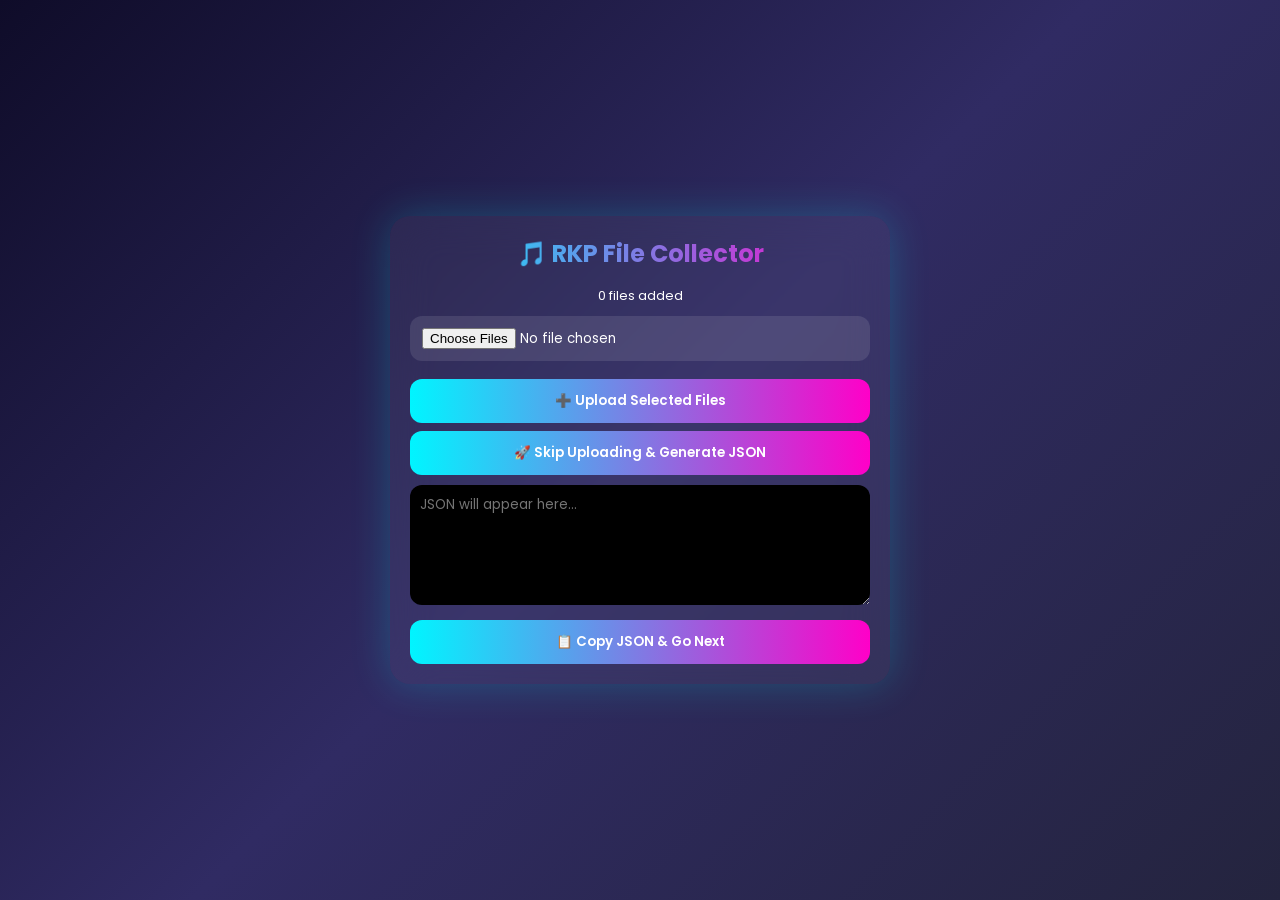
<file: Z/AudioMetadata/index.html>
<!DOCTYPE html>
<html lang="en">
<head>
<meta charset="UTF-8">
<meta name="viewport" content="width=device-width, initial-scale=1.0">
<title>RKP File Collector 🔥</title>

<link href="https://fonts.googleapis.com/css2?family=Poppins:wght@300;500;700&display=swap" rel="stylesheet">

<style>

*{margin:0;padding:0;box-sizing:border-box;font-family:Poppins}

body{
  min-height:100vh;
  background:linear-gradient(135deg,#0f0c29,#302b63,#24243e);
  display:flex;
  justify-content:center;
  align-items:center;
  color:white;
  padding:10px;
}

.container{
  width:100%;
  max-width:500px;
  background:rgba(255,255,255,0.05);
  backdrop-filter:blur(20px);
  border-radius:20px;
  padding:20px;
  box-shadow:0 0 40px rgba(0,255,255,0.2);
}

h2{
  text-align:center;
  margin-bottom:15px;
  background:linear-gradient(90deg,#00f5ff,#ff00c8);
  -webkit-background-clip:text;
  -webkit-text-fill-color:transparent;
}

input{
  width:100%;
  padding:12px;
  border:none;
  border-radius:12px;
  background:rgba(255,255,255,0.1);
  color:white;
  margin-bottom:10px;
}

button{
  width:100%;
  padding:12px;
  border:none;
  border-radius:12px;
  margin-top:8px;
  background:linear-gradient(90deg,#00f5ff,#ff00c8);
  color:white;
  font-weight:600;
  cursor:pointer;
}

textarea{
  width:100%;
  height:120px;
  margin-top:10px;
  border-radius:12px;
  padding:10px;
  background:#000;
  color:#0f0;
  border:none;
}

#counter{
  text-align:center;
  margin-bottom:10px;
  font-size:13px;
}

</style>
</head>

<body>

<div class="container">

<h2>🎵 RKP File Collector</h2>

<div id="counter">0 files added</div>

<input type="file" id="fileInput" multiple accept=".mp3">

<button onclick="addFiles()">➕ Upload Selected Files</button>
<button onclick="generateJSON()">🚀 Skip Uploading & Generate JSON</button>

<textarea id="jsonBox" placeholder="JSON will appear here..."></textarea>

<button onclick="copyJSON()">📋 Copy JSON & Go Next</button>

</div>

<script>

let fileNames = [];

/* CLEAN */
function clean(name){
  return name.replace(/\.[^/.]+$/,"");
}

/* ADD FILES */
function addFiles(){

  let input = document.getElementById("fileInput");

  if(input.files.length === 0){
    alert("file select kar bhai 😏");
    return;
  }

  for(let f of input.files){
    let name = clean(f.name);

    if(!fileNames.includes(name)){
      fileNames.push(name);
    }
  }

  document.getElementById("counter").innerText =
    fileNames.length + " files added";

  input.value="";
}

/* GENERATE JSON */
function generateJSON(){

  if(fileNames.length === 0){
    alert("kuch to upload kar 💀");
    return;
  }

  let json = JSON.stringify({
    files: fileNames
  }, null, 2);

  document.getElementById("jsonBox").value = json;

  /* DOWNLOAD FILE */
  let blob = new Blob([json], {type:"application/json"});
  let a = document.createElement("a");
  a.href = URL.createObjectURL(blob);
  a.download = "files.json";
  a.click();
}

/* COPY + REDIRECT */
function copyJSON(){

  let text = document.getElementById("jsonBox").value;

  if(!text){
    alert("pehle JSON generate kar 😏");
    return;
  }

  navigator.clipboard.writeText(text).then(()=>{
    alert("Copied bro 😎");
    window.location.href = "download.html";
  });

}

</script>

</body>
</html>
</file>
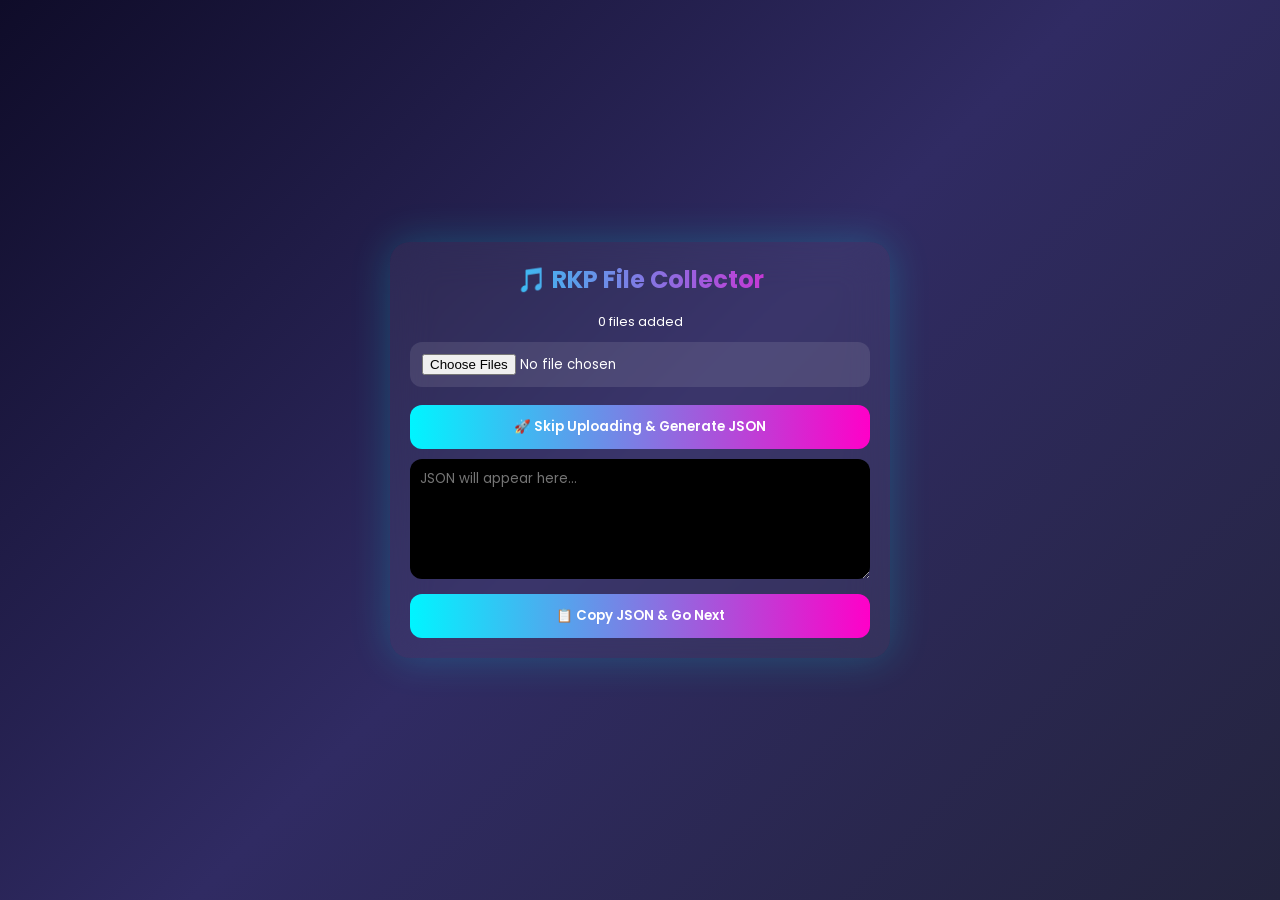
<file: Z/AudioTags/index.html>
<!DOCTYPE html>
<html lang="en">
<head>
<meta charset="UTF-8">
<meta name="viewport" content="width=device-width, initial-scale=1.0">
<title>RKP File Collector 🔥</title>

<link href="https://fonts.googleapis.com/css2?family=Poppins:wght@300;500;700&display=swap" rel="stylesheet">

<style>

*{margin:0;padding:0;box-sizing:border-box;font-family:Poppins}

body{
  min-height:100vh;
  background:linear-gradient(135deg,#0f0c29,#302b63,#24243e);
  display:flex;
  justify-content:center;
  align-items:center;
  color:white;
  padding:10px;
}

.container{
  width:100%;
  max-width:500px;
  background:rgba(255,255,255,0.05);
  backdrop-filter:blur(20px);
  border-radius:20px;
  padding:20px;
  box-shadow:0 0 40px rgba(0,255,255,0.2);
}

h2{
  text-align:center;
  margin-bottom:15px;
  background:linear-gradient(90deg,#00f5ff,#ff00c8);
  -webkit-background-clip:text;
  -webkit-text-fill-color:transparent;
}

input{
  width:100%;
  padding:12px;
  border:none;
  border-radius:12px;
  background:rgba(255,255,255,0.1);
  color:white;
  margin-bottom:10px;
}

button{
  width:100%;
  padding:12px;
  border:none;
  border-radius:12px;
  margin-top:8px;
  background:linear-gradient(90deg,#00f5ff,#ff00c8);
  color:white;
  font-weight:600;
  cursor:pointer;
}

textarea{
  width:100%;
  height:120px;
  margin-top:10px;
  border-radius:12px;
  padding:10px;
  background:#000;
  color:#0f0;
  border:none;
}

#counter{
  text-align:center;
  margin-bottom:10px;
  font-size:13px;
}

</style>
</head>

<body>

<div class="container">

<h2>🎵 RKP File Collector</h2>

<div id="counter">0 files added</div>

<!-- 🔥 FILE INPUT (AUTO ADD) -->
<input type="file" id="fileInput" multiple accept=".mp3">

<button onclick="generateJSON()">🚀 Skip Uploading & Generate JSON</button>

<textarea id="jsonBox" placeholder="JSON will appear here..."></textarea>

<button onclick="copyJSON()">📋 Copy JSON & Go Next</button>

</div>

<script>

let fileNames = [];

/* CLEAN */
function clean(name){
  return name.replace(/\.[^/.]+$/,"");
}

/* 🔥 AUTO ADD ON SELECT */
document.getElementById("fileInput").onchange = function(e){

  let files = Array.from(e.target.files);

  if(files.length === 0) return;

  for(let f of files){
    let name = clean(f.name);

    if(!fileNames.includes(name)){
      fileNames.push(name);
    }
  }

  document.getElementById("counter").innerText =
    fileNames.length + " files added";

  this.value = ""; // reset so same file dubara select ho sake 😏
};

/* GENERATE JSON */
function generateJSON(){

  if(fileNames.length === 0){
    alert("kuch to upload kar 💀");
    return;
  }

  let json = JSON.stringify({
    files: fileNames
  }, null, 2);

  document.getElementById("jsonBox").value = json;

  let blob = new Blob([json], {type:"application/json"});
  let a = document.createElement("a");
  a.href = URL.createObjectURL(blob);
  a.download = "files.json";
  a.click();
}

/* COPY + REDIRECT */
function copyJSON(){

  let text = document.getElementById("jsonBox").value;

  if(!text){
    alert("pehle JSON generate kar 😏");
    return;
  }

  navigator.clipboard.writeText(text).then(()=>{
    alert("Copied bro 😎");
    window.location.href = "download.html";
  });

}

</script>

</body>
</html>
</file>
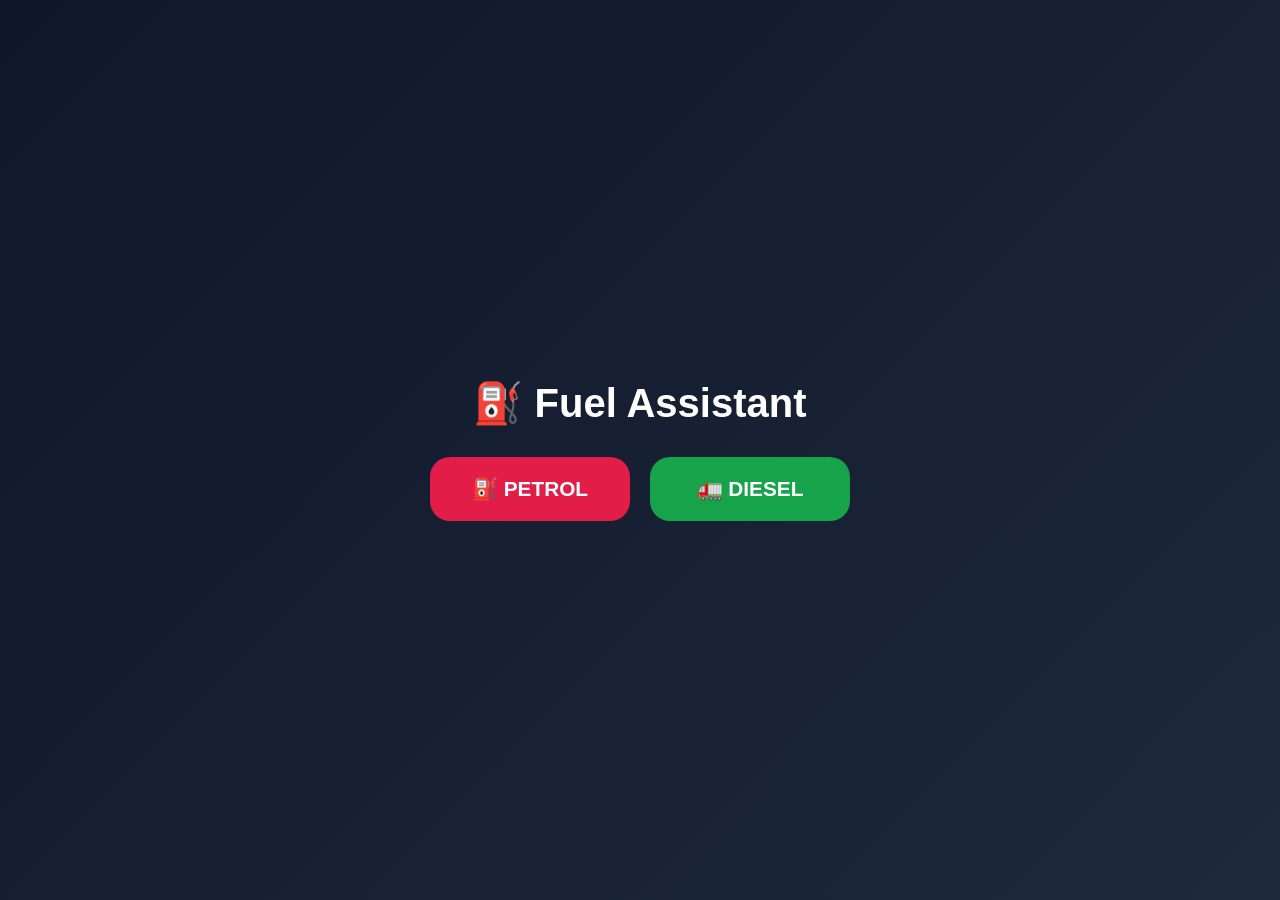
<file: Z/PetrolPump/index.html>
<!DOCTYPE html>
<html lang="en">
<head>
<meta charset="UTF-8">
<meta name="viewport" content="width=device-width, initial-scale=1.0">
<title>Fuel Assistant</title>

<style>
*{
    margin:0;
    padding:0;
    box-sizing:border-box;
    font-family:Segoe UI, sans-serif;
}

body{
    height:100vh;
    display:flex;
    justify-content:center;
    align-items:center;
    background:linear-gradient(135deg,#0f172a,#1e293b);
    color:white;
}

.container{
    width:90%;
    max-width:600px;
    text-align:center;
}

h1{
    margin-bottom:30px;
    font-size:2.5rem;
}

.options{
    display:flex;
    gap:20px;
    justify-content:center;
    flex-wrap:wrap;
}

.btn{
    border:none;
    padding:20px 40px;
    font-size:1.3rem;
    font-weight:bold;
    border-radius:20px;
    cursor:pointer;
    transition:0.3s;
    color:white;
    min-width:200px;
}

.petrol{
    background:#e11d48;
}

.diesel{
    background:#16a34a;
}

.btn:hover{
    transform:scale(1.08);
}

.result{
    display:none;
    margin-top:30px;
    padding:25px;
    border-radius:20px;
    font-size:2rem;
    font-weight:bold;
    animation:flash 1s infinite;
}

@keyframes flash{
    0%{opacity:1;}
    50%{opacity:0.4;}
    100%{opacity:1;}
}

.petrol-box{
    background:#e11d48;
}

.diesel-box{
    background:#16a34a;
}

.reset{
    margin-top:20px;
    padding:12px 25px;
    border:none;
    border-radius:12px;
    font-size:1rem;
    cursor:pointer;
}
</style>
</head>
<body>

<div class="container">

    <h1>⛽ Fuel Assistant</h1>

    <div class="options">
        <button class="btn petrol" onclick="selectFuel('PETROL')">
            ⛽ PETROL
        </button>

        <button class="btn diesel" onclick="selectFuel('DIESEL')">
            🚛 DIESEL
        </button>
    </div>

    <div id="result" class="result"></div>

    <button id="resetBtn" class="reset" style="display:none;"
        onclick="resetScreen()">
        Select Again
    </button>

</div>

<script>

function selectFuel(type){

    const result = document.getElementById("result");
    const resetBtn = document.getElementById("resetBtn");

    result.style.display = "block";
    resetBtn.style.display = "inline-block";

    if(type === "PETROL"){
        result.className = "result petrol-box";
        result.innerHTML =
        "⚠️ PLEASE LIFT THE PETROL NOZZLE ⚠️";
    }
    else{
        result.className = "result diesel-box";
        result.innerHTML =
        "⚠️ PLEASE LIFT THE DIESEL NOZZLE ⚠️";
    }

    // Voice Alert
    let msg = new SpeechSynthesisUtterance(
        "Please lift the " + type + " nozzle"
    );

    msg.rate = 0.9;
    speechSynthesis.speak(msg);
}

function resetScreen(){
    document.getElementById("result").style.display = "none";
    document.getElementById("resetBtn").style.display = "none";
}

</script>

</body>
</html>
</file>
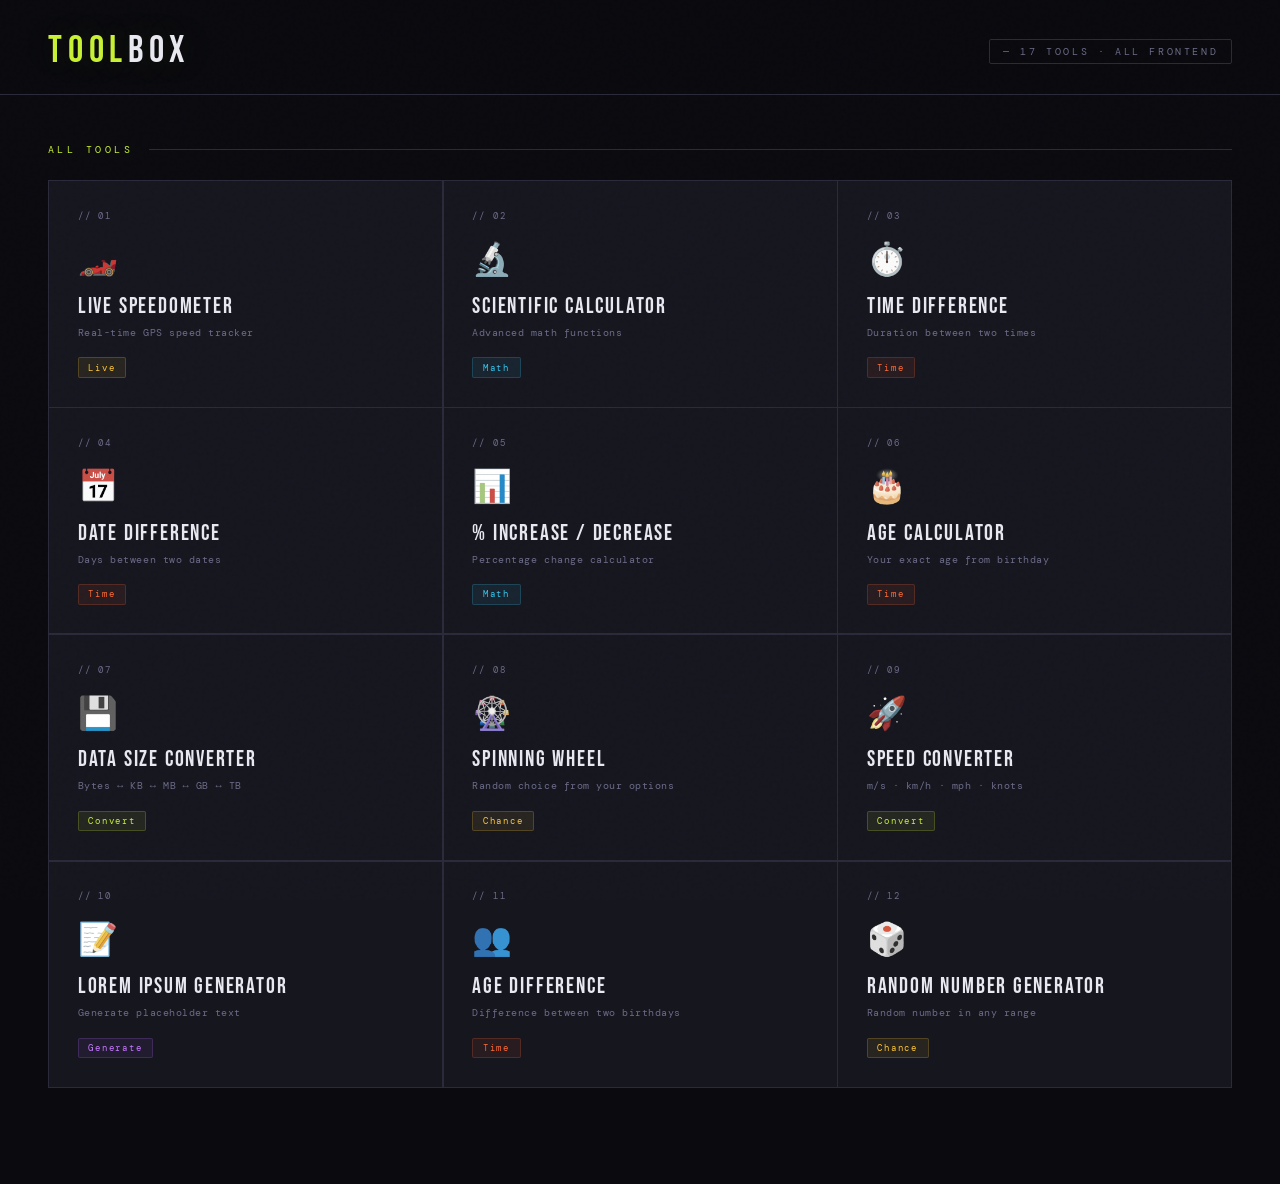
<file: Z/RKP-Tools/index.html>
<!DOCTYPE html>
<html lang="en">
<head>
<meta charset="UTF-8">
<meta name="viewport" content="width=device-width, initial-scale=1.0">
<title>TOOLBOX — All-in-One Tools</title>
    <link rel="manifest" href="/Z/RKP-Tools/manifest.json">
<link href="https://fonts.googleapis.com/css2?family=Bebas+Neue&family=DM+Mono:ital,wght@0,300;0,400;0,500;1,300&family=Instrument+Serif:ital@0;1&display=swap" rel="stylesheet">
<style>
:root {
  --bg: #0a0a0f;
  --surface: #111118;
  --card: #16161f;
  --card2: #1c1c28;
  --border: #2a2a3a;
  --accent: #c8f135;
  --accent2: #ff6b35;
  --accent3: #35c8f1;
  --text: #e8e8f0;
  --muted: #6b6b88;
  --glow: rgba(200,241,53,0.15);
}

* { margin: 0; padding: 0; box-sizing: border-box; }

body {
  background: var(--bg);
  color: var(--text);
  font-family: 'DM Mono', monospace;
  min-height: 100vh;
  overflow-x: hidden;
}

/* Noise overlay */
body::before {
  content: '';
  position: fixed;
  inset: 0;
  background-image: url("data:image/svg+xml,%3Csvg viewBox='0 0 256 256' xmlns='http://www.w3.org/2000/svg'%3E%3Cfilter id='noise'%3E%3CfeTurbulence type='fractalNoise' baseFrequency='0.9' numOctaves='4' stitchTiles='stitch'/%3E%3C/filter%3E%3Crect width='100%25' height='100%25' filter='url(%23noise)' opacity='0.04'/%3E%3C/svg%3E");
  pointer-events: none;
  z-index: 1000;
  opacity: 0.4;
}

/* ─── HEADER ─── */
header {
  padding: 2rem 3rem 1.5rem;
  border-bottom: 1px solid var(--border);
  display: flex;
  align-items: center;
  justify-content: space-between;
  position: sticky;
  top: 0;
  background: rgba(10,10,15,0.92);
  backdrop-filter: blur(20px);
  z-index: 100;
}

.logo {
  font-family: 'Bebas Neue', sans-serif;
  font-size: 2.4rem;
  letter-spacing: 0.15em;
  color: var(--accent);
  text-shadow: 0 0 40px var(--glow);
  line-height: 1;
}

.logo span { color: var(--text); }

.header-tag {
  font-size: 0.65rem;
  letter-spacing: 0.25em;
  color: var(--muted);
  text-transform: uppercase;
  border: 1px solid var(--border);
  padding: 0.3rem 0.8rem;
  border-radius: 2px;
}

/* ─── GRID ─── */
.container { padding: 3rem; max-width: 1600px; margin: 0 auto; }

.section-label {
  font-size: 0.62rem;
  letter-spacing: 0.35em;
  color: var(--accent);
  text-transform: uppercase;
  margin-bottom: 1.5rem;
  display: flex;
  align-items: center;
  gap: 1rem;
}
.section-label::after {
  content: '';
  flex: 1;
  height: 1px;
  background: var(--border);
}

.tools-grid {
  display: grid;
  grid-template-columns: repeat(auto-fill, minmax(340px, 1fr));
  gap: 1.5px;
  background: var(--border);
  border: 1px solid var(--border);
  margin-bottom: 3rem;
}

/* ─── TOOL CARD ─── */
.tool-card {
  background: var(--card);
  padding: 1.8rem;
  cursor: pointer;
  transition: background 0.2s;
  position: relative;
  overflow: hidden;
}

.tool-card::before {
  content: '';
  position: absolute;
  top: 0; left: 0; right: 0;
  height: 2px;
  background: linear-gradient(90deg, transparent, var(--accent), transparent);
  transform: scaleX(0);
  transition: transform 0.4s;
}

.tool-card:hover::before { transform: scaleX(1); }
.tool-card:hover { background: var(--card2); }

.tool-number {
  font-size: 0.58rem;
  color: var(--muted);
  letter-spacing: 0.2em;
  margin-bottom: 1rem;
}

.tool-icon {
  font-size: 2rem;
  margin-bottom: 0.8rem;
  display: block;
  filter: grayscale(0.3);
}

.tool-title {
  font-family: 'Bebas Neue', sans-serif;
  font-size: 1.4rem;
  letter-spacing: 0.08em;
  color: var(--text);
  margin-bottom: 0.3rem;
}

.tool-desc {
  font-size: 0.65rem;
  color: var(--muted);
  letter-spacing: 0.05em;
  line-height: 1.6;
}

.tool-tag {
  display: inline-block;
  font-size: 0.55rem;
  letter-spacing: 0.2em;
  padding: 0.2rem 0.6rem;
  border-radius: 2px;
  margin-top: 1rem;
  background: rgba(200,241,53,0.08);
  color: var(--accent);
  border: 1px solid rgba(200,241,53,0.2);
}

/* ─── MODAL ─── */
.modal-overlay {
  position: fixed;
  inset: 0;
  background: rgba(0,0,0,0.85);
  backdrop-filter: blur(12px);
  z-index: 500;
  display: none;
  align-items: center;
  justify-content: center;
  padding: 2rem;
}

.modal-overlay.active { display: flex; }

.modal {
  background: var(--card);
  border: 1px solid var(--border);
  width: 100%;
  max-width: 600px;
  max-height: 90vh;
  overflow-y: auto;
  position: relative;
  animation: slideUp 0.25s ease;
}

@keyframes slideUp {
  from { transform: translateY(20px); opacity: 0; }
  to { transform: translateY(0); opacity: 1; }
}

.modal-header {
  padding: 1.5rem 1.8rem;
  border-bottom: 1px solid var(--border);
  display: flex;
  align-items: center;
  justify-content: space-between;
  position: sticky;
  top: 0;
  background: var(--card);
  z-index: 1;
}

.modal-title {
  font-family: 'Bebas Neue', sans-serif;
  font-size: 1.6rem;
  letter-spacing: 0.08em;
}

.modal-close {
  width: 32px; height: 32px;
  background: var(--card2);
  border: 1px solid var(--border);
  color: var(--text);
  cursor: pointer;
  font-size: 1rem;
  display: flex;
  align-items: center;
  justify-content: center;
  transition: all 0.2s;
}
.modal-close:hover { background: var(--accent); color: #000; }

.modal-body { padding: 1.8rem; }

/* ─── INPUTS ─── */
.input-group { margin-bottom: 1.2rem; }

label {
  display: block;
  font-size: 0.6rem;
  letter-spacing: 0.25em;
  color: var(--muted);
  text-transform: uppercase;
  margin-bottom: 0.5rem;
}

input, select, textarea {
  width: 100%;
  background: var(--card2);
  border: 1px solid var(--border);
  color: var(--text);
  padding: 0.75rem 1rem;
  font-family: 'DM Mono', monospace;
  font-size: 0.85rem;
  outline: none;
  transition: border-color 0.2s;
  border-radius: 0;
  -webkit-appearance: none;
  appearance: none;
}

input:focus, select:focus, textarea:focus {
  border-color: var(--accent);
  box-shadow: 0 0 0 3px rgba(200,241,53,0.08);
}

.two-col { display: grid; grid-template-columns: 1fr 1fr; gap: 1rem; }
.three-col { display: grid; grid-template-columns: 1fr 1fr 1fr; gap: 0.8rem; }

.btn {
  background: var(--accent);
  color: #000;
  border: none;
  padding: 0.8rem 1.5rem;
  font-family: 'Bebas Neue', sans-serif;
  font-size: 1rem;
  letter-spacing: 0.15em;
  cursor: pointer;
  transition: all 0.2s;
  width: 100%;
  margin-top: 0.5rem;
}
.btn:hover { background: #d9ff3d; box-shadow: 0 0 30px rgba(200,241,53,0.3); }

.btn-ghost {
  background: transparent;
  color: var(--accent);
  border: 1px solid var(--accent);
}
.btn-ghost:hover { background: rgba(200,241,53,0.1); }

.result-box {
  margin-top: 1.5rem;
  background: var(--bg);
  border: 1px solid var(--border);
  border-left: 3px solid var(--accent);
  padding: 1.2rem;
  font-size: 0.85rem;
  line-height: 1.8;
  min-height: 60px;
}

.result-big {
  font-family: 'Bebas Neue', sans-serif;
  font-size: 3rem;
  letter-spacing: 0.05em;
  color: var(--accent);
  line-height: 1;
  margin-bottom: 0.3rem;
}

.result-label {
  font-size: 0.6rem;
  letter-spacing: 0.2em;
  color: var(--muted);
  text-transform: uppercase;
}

/* ─── CALCULATOR BUTTONS ─── */
.calc-grid {
  display: grid;
  grid-template-columns: repeat(4, 1fr);
  gap: 4px;
  margin-top: 1rem;
}

.calc-btn {
  padding: 1rem;
  background: var(--card2);
  border: 1px solid var(--border);
  color: var(--text);
  font-family: 'DM Mono', monospace;
  font-size: 0.9rem;
  cursor: pointer;
  transition: all 0.15s;
}
.calc-btn:hover { background: var(--card); border-color: var(--accent); color: var(--accent); }
.calc-btn.op { color: var(--accent2); }
.calc-btn.eq { background: var(--accent); color: #000; font-weight: 600; }
.calc-btn.eq:hover { background: #d9ff3d; }

.calc-display {
  background: var(--bg);
  border: 1px solid var(--border);
  padding: 1.2rem;
  text-align: right;
  font-size: 0.75rem;
  color: var(--muted);
  min-height: 80px;
  display: flex;
  flex-direction: column;
  justify-content: flex-end;
}

.calc-display .main { font-size: 2rem; color: var(--text); }

/* ─── SPINNING WHEEL ─── */
#wheel-canvas { display: block; margin: 0 auto; }

/* ─── COMPASS ─── */
.compass-ring {
  width: 220px;
  height: 220px;
  border-radius: 50%;
  border: 2px solid var(--border);
  margin: 0 auto;
  position: relative;
  display: flex;
  align-items: center;
  justify-content: center;
  background: radial-gradient(circle, var(--card2) 0%, var(--bg) 100%);
}

.compass-needle {
  width: 4px;
  height: 80px;
  position: absolute;
  bottom: 50%;
  left: 50%;
  transform-origin: bottom center;
  transform: translateX(-50%) rotate(0deg);
  transition: transform 0.5s cubic-bezier(0.34,1.56,0.64,1);
}

.compass-needle-n {
  background: linear-gradient(to top, transparent 30%, #ff4444);
  border-radius: 4px 4px 0 0;
}

.compass-needle-s {
  width: 4px;
  height: 60px;
  position: absolute;
  top: 50%;
  left: 50%;
  transform-origin: top center;
  transform: translateX(-50%) rotate(0deg);
  background: linear-gradient(to bottom, transparent 30%, var(--muted));
  border-radius: 0 0 4px 4px;
  transition: transform 0.5s cubic-bezier(0.34,1.56,0.64,1);
}

.compass-dir {
  position: absolute;
  font-family: 'Bebas Neue', sans-serif;
  font-size: 0.9rem;
  letter-spacing: 0.1em;
}

/* ─── QR ─── */
#qr-output { background: white; padding: 1rem; display: inline-block; margin: 1rem auto; display: flex; justify-content: center; }
#qr-output canvas, #qr-output img { display: block; }

/* ─── LOREM ─── */
.lorem-output {
  background: var(--bg);
  border: 1px solid var(--border);
  padding: 1.2rem;
  font-family: 'Instrument Serif', serif;
  font-size: 0.9rem;
  line-height: 1.9;
  color: var(--text);
  max-height: 300px;
  overflow-y: auto;
  margin-top: 1rem;
  word-break: break-word;
}

/* ─── SCROLLBAR ─── */
::-webkit-scrollbar { width: 4px; height: 4px; }
::-webkit-scrollbar-track { background: var(--bg); }
::-webkit-scrollbar-thumb { background: var(--border); }
::-webkit-scrollbar-thumb:hover { background: var(--accent); }

/* ─── TAG COLORS ─── */
.tag-math { background: rgba(53,200,241,0.08); color: var(--accent3); border-color: rgba(53,200,241,0.2); }
.tag-time { background: rgba(255,107,53,0.08); color: var(--accent2); border-color: rgba(255,107,53,0.2); }
.tag-convert { background: rgba(200,241,53,0.08); color: var(--accent); border-color: rgba(200,241,53,0.2); }
.tag-gen { background: rgba(180,100,255,0.08); color: #c87aff; border-color: rgba(180,100,255,0.2); }
.tag-util { background: rgba(255,200,53,0.08); color: #ffc835; border-color: rgba(255,200,53,0.2); }

/* ─── RANGE SLIDER ─── */
input[type=range] {
  padding: 0;
  height: 4px;
  accent-color: var(--accent);
  cursor: pointer;
}

/* ─── WHEEL ITEMS ─── */
.wheel-items { display: flex; flex-direction: column; gap: 0.5rem; margin-bottom: 1rem; }
.wheel-item-row { display: flex; gap: 0.5rem; }
.wheel-item-row input { flex: 1; }
.wheel-item-row button {
  background: var(--card2);
  border: 1px solid var(--border);
  color: var(--accent2);
  padding: 0 0.8rem;
  cursor: pointer;
  font-size: 1rem;
}

/* ─── QR SCANNER ─── */
#qr-video { width: 100%; border: 1px solid var(--border); display: none; }
#qr-scan-result { margin-top: 1rem; }

/* ─── CURRENCY ─── */
.currency-display {
  display: flex;
  align-items: center;
  gap: 1rem;
  margin: 1rem 0;
}
.currency-arrow { color: var(--accent); font-size: 1.5rem; }
</style>
</head>
<body>

<header>
  <div class="logo">TOOL<span>BOX</span></div>
  <div class="header-tag">— 17 Tools · All Frontend</div>
</header>

<div class="container">
  <div class="section-label">All Tools</div>
  <div class="tools-grid" id="tools-grid"></div>
</div>

<!-- MODAL -->
<div class="modal-overlay" id="modal-overlay">
  <div class="modal" id="modal">
    <div class="modal-header">
      <div class="modal-title" id="modal-title">Tool</div>
      <button class="modal-close" onclick="closeModal()">✕</button>
    </div>
    <div class="modal-body" id="modal-body"></div>
  </div>
</div>

<script>
// ═══════════════════════════════════════════════════════════
// TOOL DEFINITIONS
// ═══════════════════════════════════════════════════════════

const tools = [
  { id:'live-speed', icon:'🏎️', title:'Live Speedometer', desc:'Real-time GPS speed tracker', tag:'Live', tagClass:'tag-util' },
  { id:'sci-calc', icon:'🔬', title:'Scientific Calculator', desc:'Advanced math functions', tag:'Math', tagClass:'tag-math' },
  { id:'time-diff', icon:'⏱️', title:'Time Difference', desc:'Duration between two times', tag:'Time', tagClass:'tag-time' },
  { id:'date-diff', icon:'📅', title:'Date Difference', desc:'Days between two dates', tag:'Time', tagClass:'tag-time' },
  { id:'percent-calc', icon:'📊', title:'% Increase / Decrease', desc:'Percentage change calculator', tag:'Math', tagClass:'tag-math' },
  { id:'age-calc', icon:'🎂', title:'Age Calculator', desc:'Your exact age from birthday', tag:'Time', tagClass:'tag-time' },
  { id:'data-size', icon:'💾', title:'Data Size Converter', desc:'Bytes ↔ KB ↔ MB ↔ GB ↔ TB', tag:'Convert', tagClass:'tag-convert' },
  { id:'spin-wheel', icon:'🎡', title:'Spinning Wheel', desc:'Random choice from your options', tag:'Chance', tagClass:'tag-util' },
  { id:'speed-conv', icon:'🚀', title:'Speed Converter', desc:'m/s · km/h · mph · knots', tag:'Convert', tagClass:'tag-convert' },
  { id:'lorem', icon:'📝', title:'Lorem Ipsum Generator', desc:'Generate placeholder text', tag:'Generate', tagClass:'tag-gen' },
  { id:'age-diff', icon:'👥', title:'Age Difference', desc:'Difference between two birthdays', tag:'Time', tagClass:'tag-time' },
  { id:'rng', icon:'🎲', title:'Random Number Generator', desc:'Random number in any range', tag:'Chance', tagClass:'tag-util' },
];

// Render grid
const grid = document.getElementById('tools-grid');
tools.forEach((t, i) => {
  const card = document.createElement('div');
  card.className = 'tool-card';
  card.innerHTML = `
    <div class="tool-number">// ${String(i+1).padStart(2,'0')}</div>
    <span class="tool-icon">${t.icon}</span>
    <div class="tool-title">${t.title}</div>
    <div class="tool-desc">${t.desc}</div>
    <span class="tool-tag ${t.tagClass}">${t.tag}</span>
  `;
  card.onclick = () => openTool(t.id, t.title);
  grid.appendChild(card);
});

// ═══════════════════════════════════════════════════════════
// MODAL
// ═══════════════════════════════════════════════════════════

function openTool(id, title) {
  document.getElementById('modal-title').textContent = title;
  document.getElementById('modal-body').innerHTML = renderTool(id);
  document.getElementById('modal-overlay').classList.add('active');
  initTool(id);
}

function closeModal() {
  document.getElementById('modal-overlay').classList.remove('active');
  // Stop camera if running
  if (window._qrStream) { window._qrStream.getTracks().forEach(t=>t.stop()); window._qrStream=null; }
  if (window._compassWatch) { navigator.geolocation && window._compassWatch; }
}

document.getElementById('modal-overlay').addEventListener('click', e => {
  if (e.target === e.currentTarget) closeModal();
});

document.addEventListener('keydown', e => { if(e.key==='Escape') closeModal(); });

// ═══════════════════════════════════════════════════════════
// TOOL RENDERERS
// ═══════════════════════════════════════════════════════════

function renderTool(id) {
  switch(id) {

          // ── LIVE SPEEDOMETER ──
case 'live-speed': return `
  <div style="text-align:center">

    <div style="
      width:260px;
      height:260px;
      border-radius:50%;
      margin:0 auto;
      border:8px solid var(--border);
      background:radial-gradient(circle,var(--card2),var(--bg));
      display:flex;
      flex-direction:column;
      align-items:center;
      justify-content:center;
      box-shadow:0 0 40px rgba(200,241,53,0.08);
      position:relative;
    ">

      <div id="live-speed-value"
        style="
          font-family:'Bebas Neue',sans-serif;
          font-size:4rem;
          color:var(--accent);
          line-height:1;
        ">
        0
      </div>

      <div style="
        font-size:0.8rem;
        letter-spacing:0.2em;
        color:var(--muted);
      ">
        KM/H
      </div>

    </div>

    <div id="live-speed-status"
      style="
        margin-top:1rem;
        font-size:0.7rem;
        color:var(--muted);
        letter-spacing:0.1em;
      ">
      Waiting for GPS...
    </div>

    <button class="btn" onclick="startSpeedometer()">
      START SPEEDOMETER
    </button>

    <button class="btn btn-ghost" onclick="stopSpeedometer()">
      STOP
    </button>

  </div>
`;
          
    // ── SCIENTIFIC CALCULATOR ──
    case 'sci-calc': return `
      <div class="calc-display">
        <div id="sci-expr" style="font-size:0.75rem;color:var(--muted);min-height:1.2em"></div>
        <div class="main" id="sci-disp">0</div>
      </div>
      <div class="calc-grid" style="grid-template-columns:repeat(5,1fr)">
        ${['sin','cos','tan','log','√','π','e','(',')','^','7','8','9','÷','C','4','5','6','×','⌫','1','2','3','−','+','±','0','.','=','%']
          .map(b=>`<button class="calc-btn ${['÷','×','−','+','^'].includes(b)?'op':b==='='?'eq':['sin','cos','tan','log','√','π','e'].includes(b)?'op':''}" style="font-size:0.72rem;padding:0.75rem" onclick="sciBtn('${b}')">${b}</button>`).join('')}
      </div>`;

    // ── TIME DIFFERENCE ──
    case 'time-diff': return `
      <div class="two-col">
        <div class="input-group">
          <label>Start Time</label>
          <input type="time" id="t1" value="09:00">
        </div>
        <div class="input-group">
          <label>End Time</label>
          <input type="time" id="t2" value="17:30">
        </div>
      </div>
      <button class="btn" onclick="calcTimeDiff()">CALCULATE</button>
      <div class="result-box" id="time-result"></div>`;

    // ── DATE DIFFERENCE ──
    case 'date-diff': return `
      <div class="two-col">
        <div class="input-group">
          <label>Start Date</label>
          <input type="date" id="d1">
        </div>
        <div class="input-group">
          <label>End Date</label>
          <input type="date" id="d2">
        </div>
      </div>
      <button class="btn" onclick="calcDateDiff()">CALCULATE</button>
      <div class="result-box" id="date-result"></div>`;

    // ── PERCENT ──
    case 'percent-calc': return `
      <div class="two-col">
        <div class="input-group">
          <label>Original Value</label>
          <input type="number" id="pv1" placeholder="100">
        </div>
        <div class="input-group">
          <label>New Value</label>
          <input type="number" id="pv2" placeholder="125">
        </div>
      </div>
      <button class="btn" onclick="calcPercent()">CALCULATE</button>
      <div class="result-box" id="pct-result"></div>`;

    // ── AGE CALCULATOR ──
    case 'age-calc': return `
      <div class="input-group">
        <label>Your Date of Birth</label>
        <input type="date" id="dob">
      </div>
      <div class="input-group">
        <label>Calculate Age On</label>
        <input type="date" id="ageon">
      </div>
      <button class="btn" onclick="calcAge()">CALCULATE AGE</button>
      <div class="result-box" id="age-result"></div>`;

    
    // ── DATA SIZE ──
    case 'data-size': return `
      <div class="input-group">
        <label>Value</label>
        <input type="number" id="ds-val" placeholder="Enter size" oninput="convertData()">
      </div>
      <div class="input-group">
        <label>Unit</label>
        <select id="ds-unit" onchange="convertData()">
          <option value="B">Bytes (B)</option>
          <option value="KB">Kilobytes (KB)</option>
          <option value="MB" selected>Megabytes (MB)</option>
          <option value="GB">Gigabytes (GB)</option>
          <option value="TB">Terabytes (TB)</option>
        </select>
      </div>
      <div class="result-box" id="ds-result" style="font-size:0.8rem;line-height:2"></div>`;

    
    // ── SPINNING WHEEL ──
    case 'spin-wheel': return `
      <div class="wheel-items" id="wheel-items">
        <div class="wheel-item-row"><input placeholder="Option 1" value="Option 1"><button onclick="removeWheelItem(this)">✕</button></div>
        <div class="wheel-item-row"><input placeholder="Option 2" value="Option 2"><button onclick="removeWheelItem(this)">✕</button></div>
        <div class="wheel-item-row"><input placeholder="Option 3" value="Option 3"><button onclick="removeWheelItem(this)">✕</button></div>
      </div>
      <button class="btn btn-ghost" style="margin-bottom:0.8rem" onclick="addWheelItem()">+ ADD OPTION</button>
      <canvas id="wheel-canvas" width="300" height="300"></canvas>
      <button class="btn" style="margin-top:1rem" onclick="spinWheel()">SPIN!</button>
      <div class="result-box" id="spin-result" style="text-align:center"></div>`;

    // ── SPEED CONVERTER ──
    case 'speed-conv': return `
      <div class="input-group">
        <label>Value</label>
        <input type="number" id="spd-val" placeholder="Enter speed" oninput="convertSpeed()">
      </div>
      <div class="input-group">
        <label>From Unit</label>
        <select id="spd-unit" onchange="convertSpeed()">
          <option value="ms">Meters per second (m/s)</option>
          <option value="kmh" selected>Kilometers per hour (km/h)</option>
          <option value="mph">Miles per hour (mph)</option>
          <option value="kn">Knots</option>
        </select>
      </div>
      <div class="result-box" id="spd-result" style="line-height:2.2;font-size:0.82rem"></div>`;

    // ── LOREM IPSUM ──
    case 'lorem': return `
      <div class="two-col">
        <div class="input-group">
          <label>Number of Words</label>
          <input type="number" id="lorem-words" value="50" min="1" max="2000">
        </div>
        <div class="input-group">
          <label>Start with "Lorem ipsum"</label>
          <select id="lorem-start">
            <option value="yes">Yes</option>
            <option value="no">No</option>
          </select>
        </div>
      </div>
      <button class="btn" onclick="generateLorem()">GENERATE</button>
      <div class="lorem-output" id="lorem-output"></div>
      <button class="btn btn-ghost" style="margin-top:0.5rem" onclick="copyLorem()">COPY TEXT</button>`;

    // ── AGE DIFFERENCE ──
    case 'age-diff': return `
      <div class="two-col">
        <div class="input-group">
          <label>Person 1 Birthday</label>
          <input type="date" id="agediff-1">
        </div>
        <div class="input-group">
          <label>Person 2 Birthday</label>
          <input type="date" id="agediff-2">
        </div>
      </div>
      <button class="btn" onclick="calcAgeDiff()">CALCULATE DIFFERENCE</button>
      <div class="result-box" id="agediff-result"></div>`;

    // ── RANDOM NUMBER ──
    case 'rng': return `
      <div class="two-col">
        <div class="input-group">
          <label>Minimum</label>
          <input type="number" id="rng-min" value="1">
        </div>
        <div class="input-group">
          <label>Maximum</label>
          <input type="number" id="rng-max" value="100">
        </div>
      </div>
      <div class="input-group">
        <label>How Many Numbers?</label>
        <input type="number" id="rng-count" value="1" min="1" max="100">
      </div>
      <button class="btn" onclick="generateRandom()">GENERATE</button>
      <div class="result-box" id="rng-result" style="text-align:center"></div>`;

    default: return '<p>Tool not found.</p>';
  }
}

// ═══════════════════════════════════════════════════════════
// INIT TOOLS (post-render hooks)
// ═══════════════════════════════════════════════════════════

function initTool(id) {
  if (id === 'age-calc') {
    const today = new Date().toISOString().split('T')[0];
    document.getElementById('ageon').value = today;
  }
  if (id === 'date-diff') {
    const today = new Date().toISOString().split('T')[0];
    document.getElementById('d2').value = today;
  }
  if (id === 'spin-wheel') {
    setTimeout(() => drawWheel(), 50);
  }
  if (id === 'simple-calc') { calcState.reset(); }
  if (id === 'sci-calc') { sciState.reset(); }
  if (id === 'lorem') { generateLorem(); }
  if (id === 'data-size') { document.getElementById('ds-val').value = 1; convertData(); }
  if (id === 'speed-conv') { document.getElementById('spd-val').value = 100; convertSpeed(); }
}

// ═══════════════════════════════════════════════════════════
// SCIENTIFIC CALCULATOR
// ═══════════════════════════════════════════════════════════

const sciState = {
  expr: '', display: '0',
  reset() { this.expr=''; this.display='0'; this.update(); },
  update() {
    const d = document.getElementById('sci-disp');
    const e = document.getElementById('sci-expr');
    if(d) d.textContent = this.display;
    if(e) e.textContent = this.expr;
  }
};

function sciBtn(b) {
  const s = sciState;
  if (b === 'C') { s.reset(); return; }
  if (b === '⌫') {
    s.expr = s.expr.slice(0,-1);
    s.display = s.expr || '0';
    s.update(); return;
  }
  if (b === '=') {
    try {
      let e = s.expr
        .replace(/÷/g,'/').replace(/×/g,'*').replace(/−/g,'-')
        .replace(/π/g,'Math.PI').replace(/e(?![x])/g,'Math.E')
        .replace(/sin\(/g,'Math.sin(').replace(/cos\(/g,'Math.cos(')
        .replace(/tan\(/g,'Math.tan(').replace(/log\(/g,'Math.log10(')
        .replace(/√\(/g,'Math.sqrt(').replace(/\^/g,'**');
      const res = Function('"use strict";return ('+e+')')();
      s.display = String(+res.toFixed(10));
      s.expr = s.display;
    } catch(err) { s.display = 'Error'; }
    s.update(); return;
  }
  const fns = {'sin':'sin(','cos':'cos(','tan':'tan(','log':'log(','√':'√('};
  if (fns[b]) { s.expr += fns[b]; }
  else if (b === 'π') { s.expr += 'π'; }
  else if (b === 'e') { s.expr += 'e'; }
  else if (b === '±') { s.expr = s.expr ? '-('+s.expr+')' : ''; }
  else if (b === '%') { s.expr += '/100'; }
  else { s.expr += b; }
  s.display = s.expr;
  s.update();
}

// ═══════════════════════════════════════════════════════════
// TIME DIFFERENCE
// ═══════════════════════════════════════════════════════════

function calcTimeDiff() {
  const t1 = document.getElementById('t1').value;
  const t2 = document.getElementById('t2').value;
  if(!t1||!t2) return;
  const [h1,m1] = t1.split(':').map(Number);
  const [h2,m2] = t2.split(':').map(Number);
  let mins = (h2*60+m2) - (h1*60+m1);
  if(mins < 0) mins += 1440;
  const h = Math.floor(mins/60), m = mins%60;
  document.getElementById('time-result').innerHTML = `
    <div class="result-big">${String(h).padStart(2,'0')}:${String(m).padStart(2,'0')}</div>
    <div class="result-label">Hours : Minutes</div>
    <div style="margin-top:0.8rem;font-size:0.75rem;color:var(--muted)">${mins} total minutes &nbsp;·&nbsp; ${(mins/60).toFixed(2)} hours</div>
  `;
}

// ═══════════════════════════════════════════════════════════
// DATE DIFFERENCE
// ═══════════════════════════════════════════════════════════

function calcDateDiff() {
  const d1 = new Date(document.getElementById('d1').value);
  const d2 = new Date(document.getElementById('d2').value);
  if(isNaN(d1)||isNaN(d2)) return;
  const ms = Math.abs(d2-d1);
  const days = Math.floor(ms/86400000);
  const weeks = Math.floor(days/7);
  const months = Math.floor(days/30.4375);
  const years = Math.floor(days/365.25);
  document.getElementById('date-result').innerHTML = `
    <div class="result-big">${days}</div>
    <div class="result-label">Days</div>
    <div style="margin-top:0.8rem;font-size:0.75rem;color:var(--muted)">
      ${weeks} weeks &nbsp;·&nbsp; ${months} months &nbsp;·&nbsp; ${years} years
    </div>
  `;
}

// ═══════════════════════════════════════════════════════════
// PERCENT CALC
// ═══════════════════════════════════════════════════════════

function calcPercent() {
  const v1 = parseFloat(document.getElementById('pv1').value);
  const v2 = parseFloat(document.getElementById('pv2').value);
  if(isNaN(v1)||isNaN(v2)||v1===0) return;
  const change = ((v2-v1)/Math.abs(v1))*100;
  const isIncrease = change >= 0;
  const color = isIncrease ? 'var(--accent)' : 'var(--accent2)';
  document.getElementById('pct-result').innerHTML = `
    <div class="result-big" style="color:${color}">${isIncrease?'+':''}${change.toFixed(2)}%</div>
    <div class="result-label">${isIncrease ? '📈 Increase' : '📉 Decrease'}</div>
    <div style="margin-top:0.8rem;font-size:0.75rem;color:var(--muted)">
      From ${v1} → ${v2} &nbsp;·&nbsp; Change: ${(v2-v1).toFixed(4)}
    </div>
  `;
}

// ═══════════════════════════════════════════════════════════
// AGE CALCULATOR
// ═══════════════════════════════════════════════════════════

function calcAge() {
  const dob = new Date(document.getElementById('dob').value);
  const on = new Date(document.getElementById('ageon').value);
  if(isNaN(dob)||isNaN(on)) return;
  let y = on.getFullYear() - dob.getFullYear();
  let m = on.getMonth() - dob.getMonth();
  let d = on.getDate() - dob.getDate();
  if(d<0) { m--; d += new Date(on.getFullYear(), on.getMonth(), 0).getDate(); }
  if(m<0) { y--; m+=12; }
  const totalDays = Math.floor((on-dob)/86400000);
  document.getElementById('age-result').innerHTML = `
    <div class="result-big">${y}</div>
    <div class="result-label">Years old</div>
    <div style="margin-top:0.8rem;font-size:0.75rem;color:var(--muted)">
      ${y} years &nbsp;·&nbsp; ${m} months &nbsp;·&nbsp; ${d} days<br>
      Total: ${totalDays.toLocaleString()} days &nbsp;·&nbsp; ${(totalDays*24).toLocaleString()} hours
    </div>
  `;
}

// ═══════════════════════════════════════════════════════════
// DATA SIZE CONVERTER
// ═══════════════════════════════════════════════════════════

function convertData() {
  const val = parseFloat(document.getElementById('ds-val').value)||0;
  const unit = document.getElementById('ds-unit').value;
  const inBytes = { B:1, KB:1024, MB:1024**2, GB:1024**3, TB:1024**4 };
  const bytes = val * inBytes[unit];
  const res = document.getElementById('ds-result');
  if(!res) return;
  res.innerHTML = Object.entries(inBytes).map(([u,b])=>{
    const v = bytes/b;
    const active = u===unit;
    return `<div style="display:flex;justify-content:space-between;padding:0.3rem 0;border-bottom:1px solid var(--border);${active?'color:var(--accent)':''}">
      <span>${u}</span><span style="font-weight:500">${formatNum(v)}</span>
    </div>`;
  }).join('');
}

function formatNum(n) {
  if(n >= 1e12 || (n < 0.0001 && n > 0)) return n.toExponential(4);
  return n.toLocaleString(undefined,{maximumFractionDigits:6});
}

// ═══════════════════════════════════════════════════════════
// SPINNING WHEEL
// ═══════════════════════════════════════════════════════════

let wheelAngle = 0;
let isSpinning = false;
const wheelColors = ['#c8f135','#ff6b35','#35c8f1','#c87aff','#ffc835','#ff4488','#35f1c8','#f1c835'];

function addWheelItem() {
  const container = document.getElementById('wheel-items');
  const row = document.createElement('div');
  row.className = 'wheel-item-row';
  row.innerHTML = `<input placeholder="Option"><button onclick="removeWheelItem(this)">✕</button>`;
  container.appendChild(row);
  drawWheel();
}

function removeWheelItem(btn) {
  btn.parentElement.remove();
  drawWheel();
}

function getWheelOptions() {
  return [...document.querySelectorAll('.wheel-item-row input')].map(i=>i.value||'?');
}

function drawWheel(angle=0) {
  const canvas = document.getElementById('wheel-canvas');
  if(!canvas) return;
  const ctx = canvas.getContext('2d');
  const opts = getWheelOptions();
  const n = opts.length;
  if(n===0) return;
  const cx=150, cy=150, r=130;
  ctx.clearRect(0,0,300,300);
  const arc = (Math.PI*2)/n;
  opts.forEach((opt,i) => {
    const start = angle + i*arc - Math.PI/2;
    ctx.beginPath();
    ctx.moveTo(cx,cy);
    ctx.arc(cx,cy,r,start,start+arc);
    ctx.fillStyle = wheelColors[i%wheelColors.length];
    ctx.fill();
    ctx.strokeStyle = '#0a0a0f';
    ctx.lineWidth = 2;
    ctx.stroke();
    ctx.save();
    ctx.translate(cx,cy);
    ctx.rotate(start + arc/2);
    ctx.textAlign = 'right';
    ctx.fillStyle = '#000';
    ctx.font = 'bold 13px DM Mono, monospace';
    const label = opt.length > 12 ? opt.slice(0,12)+'…' : opt;
    ctx.fillText(label, r-10, 5);
    ctx.restore();
  });
  // Center circle
  ctx.beginPath();
  ctx.arc(cx,cy,18,0,Math.PI*2);
  ctx.fillStyle = '#0a0a0f';
  ctx.fill();
  ctx.strokeStyle = 'var(--border)';
  ctx.lineWidth = 2;
  ctx.stroke();
  // Pointer
  ctx.beginPath();
  ctx.moveTo(cx+r+14, cy);
  ctx.lineTo(cx+r+2, cy-8);
  ctx.lineTo(cx+r+2, cy+8);
  ctx.fillStyle = '#c8f135';
  ctx.fill();
}

function spinWheel() {
  if(isSpinning) return;
  const opts = getWheelOptions();
  if(opts.length < 2) return;
  isSpinning = true;
  const totalRotation = (Math.PI*2) * (5 + Math.random()*5);
  const duration = 3000 + Math.random()*1500;
  const start = performance.now();
  const startAngle = wheelAngle;
  function animate(now) {
    const elapsed = now - start;
    const progress = Math.min(elapsed/duration, 1);
    const ease = 1 - Math.pow(1-progress, 4);
    wheelAngle = startAngle + totalRotation * ease;
    drawWheel(wheelAngle);
    if(progress < 1) { requestAnimationFrame(animate); }
    else {
      isSpinning = false;
      const arc = (Math.PI*2)/opts.length;
      const normalizedAngle = ((wheelAngle % (Math.PI*2)) + Math.PI*2) % (Math.PI*2);
      // Pointer is at angle=0 (right side), wheel starts at -π/2
      const idx = Math.floor(((Math.PI*2 - (normalizedAngle % (Math.PI*2))) / arc)) % opts.length;
      document.getElementById('spin-result').innerHTML = `
        <div style="font-size:0.65rem;letter-spacing:0.2em;color:var(--muted);margin-bottom:0.5rem">RESULT</div>
        <div style="font-family:'Bebas Neue',sans-serif;font-size:2rem;color:var(--accent)">${opts[idx]}</div>
      `;
    }
  }
  requestAnimationFrame(animate);
}

// ═══════════════════════════════════════════════════════════
// SPEED CONVERTER
// ═══════════════════════════════════════════════════════════

function convertSpeed() {
  const val = parseFloat(document.getElementById('spd-val').value)||0;
  const unit = document.getElementById('spd-unit').value;
  const toMS = { ms:1, kmh:1/3.6, mph:0.44704, kn:0.514444 };
  const ms = val * toMS[unit];
  const res = document.getElementById('spd-result');
  if(!res) return;
  const units = [
    ['m/s', ms],
    ['km/h', ms*3.6],
    ['mph', ms/0.44704],
    ['knots', ms/0.514444],
    ['ft/s', ms*3.28084],
  ];
  const activeLabel = {ms:'m/s',kmh:'km/h',mph:'mph',kn:'knots'}[unit];
  res.innerHTML = units.map(([u,v])=>`
    <div style="display:flex;justify-content:space-between;padding:0.25rem 0;border-bottom:1px solid var(--border);${u===activeLabel?'color:var(--accent)':''}">
      <span>${u}</span><span>${v.toFixed(4)}</span>
    </div>`).join('');
}

// ═══════════════════════════════════════════════════════════
// LOREM IPSUM
// ═══════════════════════════════════════════════════════════

const loremWords = "lorem ipsum dolor sit amet consectetur adipiscing elit sed do eiusmod tempor incididunt ut labore et dolore magna aliqua enim ad minim veniam quis nostrud exercitation ullamco laboris nisi aliquip ex ea commodo consequat duis aute irure dolor in reprehenderit voluptate velit esse cillum dolore eu fugiat nulla pariatur excepteur sint occaecat cupidatat non proident sunt culpa qui officia deserunt mollit anim id est laborum pellentesque habitant morbi tristique senectus netus malesuada fames turpis egestas volutpat rhoncus urna neque viverra justo nec ultrices dui sapien eget mi proin blandit varius ultricies nam libero justo laoreet sit amet cursus vitae congue mauris rhoncus aenean vel elit scelerisque mauris pellentesque pulvinar pellentesque habitant morbi tristique".split(' ');

function generateLorem() {
  const count = parseInt(document.getElementById('lorem-words').value)||50;
  const startWith = document.getElementById('lorem-start').value === 'yes';
  let words = [];
  if(startWith) words = ['Lorem','ipsum'];
  while(words.length < count) {
    const w = loremWords[Math.floor(Math.random()*loremWords.length)];
    words.push(words.length===0 ? w.charAt(0).toUpperCase()+w.slice(1) : w);
  }
  words = words.slice(0, count);
  // Add punctuation
  let text = '';
  let sentence = [];
  words.forEach((w,i) => {
    sentence.push(w);
    if(sentence.length >= 8 + Math.floor(Math.random()*8) || i===words.length-1) {
      const s = sentence.join(' ');
      text += (text?'. ':'') + s.charAt(0).toUpperCase() + s.slice(1);
      sentence = [];
    }
  });
  document.getElementById('lorem-output').textContent = text + '.';
}

function copyLorem() {
  const text = document.getElementById('lorem-output').textContent;
  navigator.clipboard.writeText(text).then(()=>{
    const btn = document.querySelector('.btn-ghost');
    if(btn) { btn.textContent = 'COPIED!'; setTimeout(()=>btn.textContent='COPY TEXT', 1500); }
  });
}

// ═══════════════════════════════════════════════════════════
// AGE DIFFERENCE
// ═══════════════════════════════════════════════════════════

function calcAgeDiff() {
  const d1 = new Date(document.getElementById('agediff-1').value);
  const d2 = new Date(document.getElementById('agediff-2').value);
  if(isNaN(d1)||isNaN(d2)) return;
  const older = d1 < d2 ? d1 : d2;
  const younger = d1 < d2 ? d2 : d1;
  const ms = younger - older;
  const days = Math.floor(ms/86400000);
  const y = Math.floor(days/365.25);
  const m = Math.floor((days%365.25)/30.44);
  const d = Math.floor((days%365.25)%30.44);
  const today = new Date();
  function getAge(bd) {
    let yr = today.getFullYear()-bd.getFullYear();
    if(today.getMonth()<bd.getMonth()||(today.getMonth()===bd.getMonth()&&today.getDate()<bd.getDate())) yr--;
    return yr;
  }
  const age1 = getAge(d1), age2 = getAge(d2);
  document.getElementById('agediff-result').innerHTML = `
    <div class="result-big">${y}</div>
    <div class="result-label">Years difference</div>
    <div style="margin-top:0.8rem;font-size:0.75rem;color:var(--muted)">
      ${y} years · ${m} months · ${d} days<br>
      Person 1 is ${age1} years old · Person 2 is ${age2} years old
    </div>
  `;
}

// ═══════════════════════════════════════════════════════════
// RANDOM NUMBER GENERATOR
// ═══════════════════════════════════════════════════════════

function generateRandom() {
  const min = parseInt(document.getElementById('rng-min').value)||1;
  const max = parseInt(document.getElementById('rng-max').value)||100;
  const count = Math.min(parseInt(document.getElementById('rng-count').value)||1, 100);
  if(min>=max) { document.getElementById('rng-result').innerHTML='<span style="color:var(--accent2)">Min must be less than Max</span>'; return; }
  const nums = Array.from({length:count}, ()=> Math.floor(Math.random()*(max-min+1))+min);
  const res = document.getElementById('rng-result');
  if(count===1) {
    res.innerHTML = `<div class="result-big">${nums[0]}</div><div class="result-label">Random number (${min}–${max})</div>`;
  } else {
    res.innerHTML = `
      <div style="font-size:0.6rem;letter-spacing:0.2em;color:var(--muted);margin-bottom:0.8rem">${count} NUMBERS (${min}–${max})</div>
      <div style="display:flex;flex-wrap:wrap;gap:0.5rem;justify-content:center">
        ${nums.map(n=>`<span style="background:var(--card2);border:1px solid var(--border);padding:0.3rem 0.7rem;font-family:'Bebas Neue',sans-serif;font-size:1.2rem;color:var(--accent)">${n}</span>`).join('')}
      </div>
    `;
  }
}

// Init wheel items input listeners
document.addEventListener('input', e => {
  if(e.target.closest('.wheel-item-row')) drawWheel();
});


// ═══════════════════════════════════════════════════════════
// LIVE SPEEDOMETER
// ═══════════════════════════════════════════════════════════


  let speedWatchId = null;

let lastPosition = null;
let lastTimestamp = null;

function startSpeedometer() {

  const speedEl = document.getElementById('live-speed-value');
  const statusEl = document.getElementById('live-speed-status');

  if (!navigator.geolocation) {
    statusEl.textContent = 'Geolocation not supported';
    return;
  }

  statusEl.textContent = 'Connecting GPS...';

  speedWatchId = navigator.geolocation.watchPosition(

    pos => {

      const lat = pos.coords.latitude;
      const lon = pos.coords.longitude;
      const now = pos.timestamp;

      // First reading
      if (!lastPosition) {

        lastPosition = { lat, lon };
        lastTimestamp = now;

        statusEl.textContent = 'Move to detect speed...';
        speedEl.textContent = '0';

        return;
      }

      // Distance in meters
      const distance = getDistance(
        lastPosition.lat,
        lastPosition.lon,
        lat,
        lon
      );

      // Time difference in seconds
      const timeDiff = (now - lastTimestamp) / 1000;

      // Speed m/s
      const speedMS = distance / timeDiff;

      // Convert km/h
      const speedKMH = speedMS * 3.6;

      // Ignore fake GPS jumps
      const finalSpeed = speedKMH > 300 ? 0 : speedKMH;

      speedEl.textContent = Math.round(finalSpeed);

      statusEl.innerHTML = `
        Accuracy: ${Math.round(pos.coords.accuracy)}m
      `;

      // Update previous position
      lastPosition = { lat, lon };
      lastTimestamp = now;

    },

    err => {

      switch(err.code) {

        case err.PERMISSION_DENIED:
          statusEl.textContent = 'Location permission denied';
          break;

        case err.POSITION_UNAVAILABLE:
          statusEl.textContent = 'Location unavailable';
          break;

        case err.TIMEOUT:
          statusEl.textContent = 'GPS timeout';
          break;

        default:
          statusEl.textContent = 'GPS error';
      }

    },

    {
      enableHighAccuracy: true,
      maximumAge: 0,
      timeout: 10000
    }

  );

}


function getDistance(lat1, lon1, lat2, lon2) {

  const R = 6371000;

  const dLat = (lat2 - lat1) * Math.PI / 180;
  const dLon = (lon2 - lon1) * Math.PI / 180;

  const a =
    Math.sin(dLat / 2) * Math.sin(dLat / 2) +
    Math.cos(lat1 * Math.PI / 180) *
    Math.cos(lat2 * Math.PI / 180) *
    Math.sin(dLon / 2) *
    Math.sin(dLon / 2);

  const c = 2 * Math.atan2(Math.sqrt(a), Math.sqrt(1 - a));

  return R * c;
}


function stopSpeedometer() {

  if (speedWatchId !== null) {

    navigator.geolocation.clearWatch(speedWatchId);

    speedWatchId = null;
  }

  lastPosition = null;
  lastTimestamp = null;

  document.getElementById('live-speed-status').textContent = 'Stopped';
}
</script>
</body>
</html>
</file>
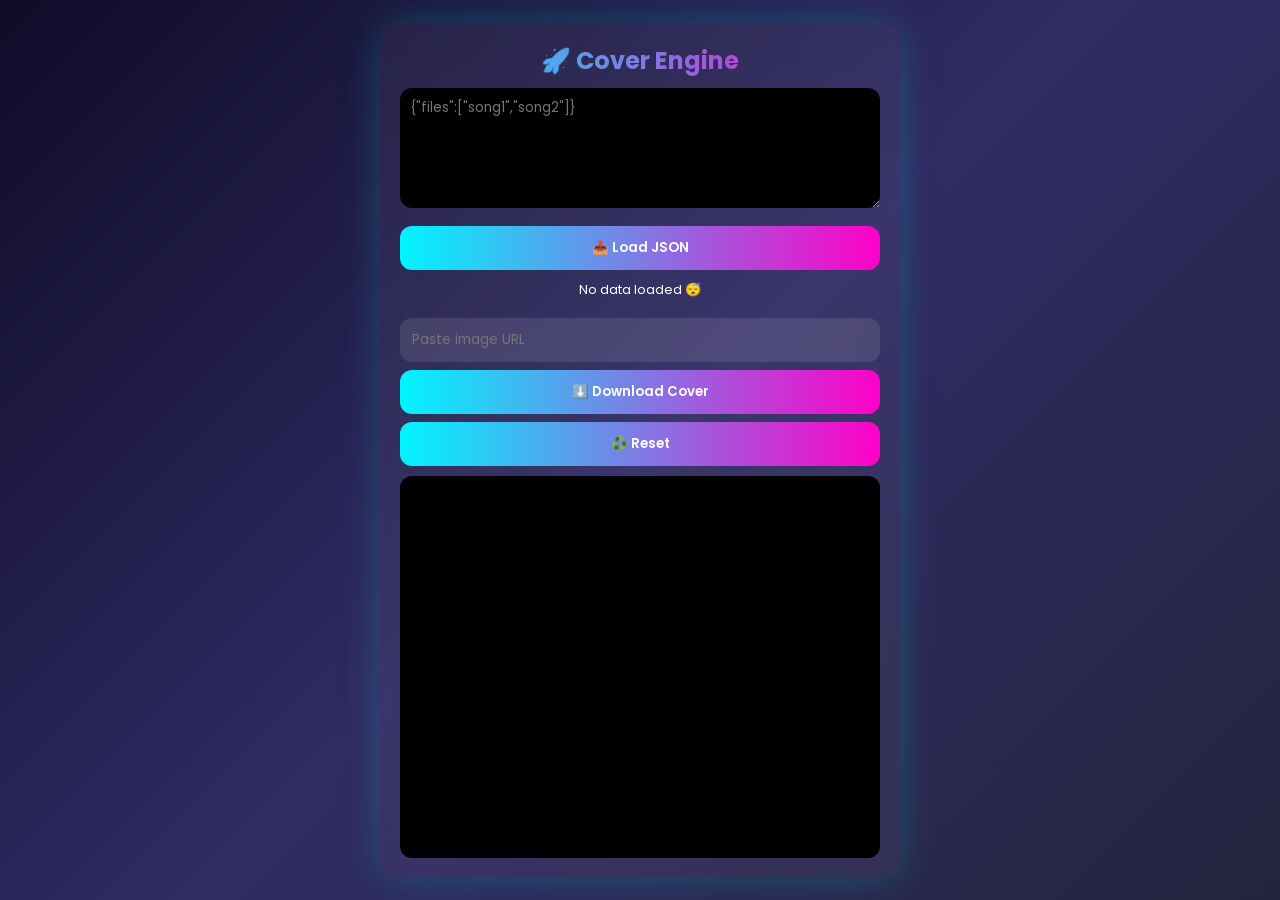
<file: Z/AudioTags/Download/index.html>
<!DOCTYPE html>
<html lang="en">
<head>
<meta charset="UTF-8">
<meta name="viewport" content="width=device-width, initial-scale=1.0">

<title>RKP Cover Engine 🚀</title>

<link href="https://fonts.googleapis.com/css2?family=Poppins:wght@300;500;700&display=swap" rel="stylesheet">

<style>

*{margin:0;padding:0;box-sizing:border-box;font-family:Poppins}

body{
  min-height:100vh;
  background:linear-gradient(135deg,#0f0c29,#302b63,#24243e);
  display:flex;
  justify-content:center;
  align-items:center;
  color:white;
  padding:10px;
}

.container{
  width:100%;
  max-width:520px;
  min-height:95vh;
  background:rgba(255,255,255,0.05);
  backdrop-filter:blur(20px);
  border-radius:20px;
  padding:20px;
  box-shadow:0 0 40px rgba(0,255,255,0.2);
  display:flex;
  flex-direction:column;
}

h2{
  text-align:center;
  margin-bottom:10px;
  background:linear-gradient(90deg,#00f5ff,#ff00c8);
  -webkit-background-clip:text;
  -webkit-text-fill-color:transparent;
}

textarea{
  width:100%;
  height:120px;
  border-radius:12px;
  padding:10px;
  background:#000;
  color:#0f0;
  border:none;
  margin-bottom:10px;
}

button{
  width:100%;
  padding:12px;
  border:none;
  border-radius:12px;
  margin-top:8px;
  background:linear-gradient(90deg,#00f5ff,#ff00c8);
  color:white;
  font-weight:600;
  cursor:pointer;
}

button:disabled{
  opacity:0.5;
  cursor:not-allowed;
}

input{
  width:100%;
  padding:12px;
  border:none;
  border-radius:12px;
  background:rgba(255,255,255,0.1);
  color:white;
  margin-top:8px;
}

#counter{
  text-align:center;
  margin:10px 0;
  font-size:13px;
}

#log{
  margin-top:10px;
  flex-grow:1;
  overflow:auto;
  padding:10px;
  background:#000;
  border-radius:12px;
  font-size:12px;
  color:#0f0;
}

#preview{
  width:100%;
  margin-top:10px;
  border-radius:10px;
  display:none;
}

</style>
</head>

<body>

<div class="container">

<h2>🚀 Cover Engine</h2>

<textarea id="jsonInput" placeholder='{"files":["song1","song2"]}'></textarea>

<button onclick="loadJSON()">📥 Load JSON</button>

<div id="counter">No data loaded 😴</div>

<input type="text" id="imgInput" placeholder="Paste image URL">

<img id="preview">

<button id="downloadBtn" onclick="downloadImage()">⬇️ Download Cover</button>

<button onclick="resetAll()">♻️ Reset</button>

<div id="log"></div>

</div>

<script>

let files = [];
let index = 0;
let isDownloading = false;

/* LOG */
function log(msg){
  let box = document.getElementById("log");
  box.innerHTML += msg + "<br>";
  box.scrollTop = box.scrollHeight;
}

/* COUNTER */
function updateCounter(){
  let total = files.length;
  let remain = total - index;

  document.getElementById("counter").innerText =
    `${total} Files | ${index} done | ${remain} left`;
}

/* EXTRACT REAL IMAGE URL */
function extractRealURL(url){
  try{
    if(url.includes("google.com/imgres")){
      let u = new URL(url);
      let real = u.searchParams.get("imgurl");
      return decodeURIComponent(real);
    }
    return url;
  }catch(e){
    return url;
  }
}

/* LOAD JSON */
function loadJSON(){
  try{
    let data = JSON.parse(document.getElementById("jsonInput").value);

    if(!data.files || !Array.isArray(data.files)){
      alert("Proper JSON daal bhai 😑");
      return;
    }

    files = data.files;
    index = 0;

    saveState();

    log("✅ JSON loaded");
    updateCounter();

    next();

  }catch(e){
    alert("Invalid JSON 💀");
  }
}

/* SAVE STATE */
function saveState(){
  localStorage.setItem("engine_files", JSON.stringify(files));
  localStorage.setItem("engine_index", index);
}

/* RESTORE */
function restore(){
  try{
    let f = localStorage.getItem("engine_files");

    if(f){
      files = JSON.parse(f);
      index = parseInt(localStorage.getItem("engine_index")) || 0;

      if(index >= files.length){
        index = 0;
      }

      log("♻️ Session restored");
      updateCounter();
    }

  }catch(e){
    localStorage.clear();
    log("⚠️ Cache reset");
  }
}

/* NEXT SEARCH */
function next(){

  if(!files.length){
    log("⚠️ No files loaded");
    return;
  }

  if(index >= files.length){
    log("🎉 DONE ALL");
    return;
  }

  let name = files[index];
  let search = encodeURIComponent(name + " album cover");

  log("🔍 Searching: " + name);

  window.open(
    "https://www.google.com/search?tbm=isch&q=" + search,
    "_blank"
  );
}

/* DOWNLOAD */
async function downloadImage(){

  if(isDownloading) return;

  let btn = document.getElementById("downloadBtn");
  btn.disabled = true;
  isDownloading = true;

  let url = document.getElementById("imgInput").value;

  if(!url){
    alert("URL daal bhai 😏");
    btn.disabled = false;
    isDownloading = false;
    return;
  }

  // 🔥 FIX
  url = extractRealURL(url);

  let name = files[index];

  try{

    log("⏳ Downloading...");

    let res = await fetch(url);

    if(!res.ok) throw new Error();

    let blob = await res.blob();

    let a = document.createElement("a");
    a.href = URL.createObjectURL(blob);
    a.download = name + ".jpg";
    a.click();

    log("✅ Saved: " + name);

    index++;
    saveState();
    updateCounter();

    document.getElementById("imgInput").value = "";
    document.getElementById("preview").style.display = "none";

    setTimeout(next, 500);

  }catch(e){
    alert("❌ Download failed 😑 (CORS ya invalid link)");
  }

  btn.disabled = false;
  isDownloading = false;
}

/* PREVIEW */
document.getElementById("imgInput").addEventListener("input", e=>{
  let img = document.getElementById("preview");

  let url = extractRealURL(e.target.value);

  if(url){
    img.src = url;
    img.style.display = "block";
  }else{
    img.style.display = "none";
  }
});

/* RESET */
function resetAll(){
  localStorage.clear();
  files = [];
  index = 0;
  updateCounter();
  log("🧹 Reset done");
}

/* INIT */
window.onload = () => {
  restore();

  if(files.length && index < files.length){
    log("▶️ Ready from " + index);
  }
};

</script>

</body>
</html>
</file>
